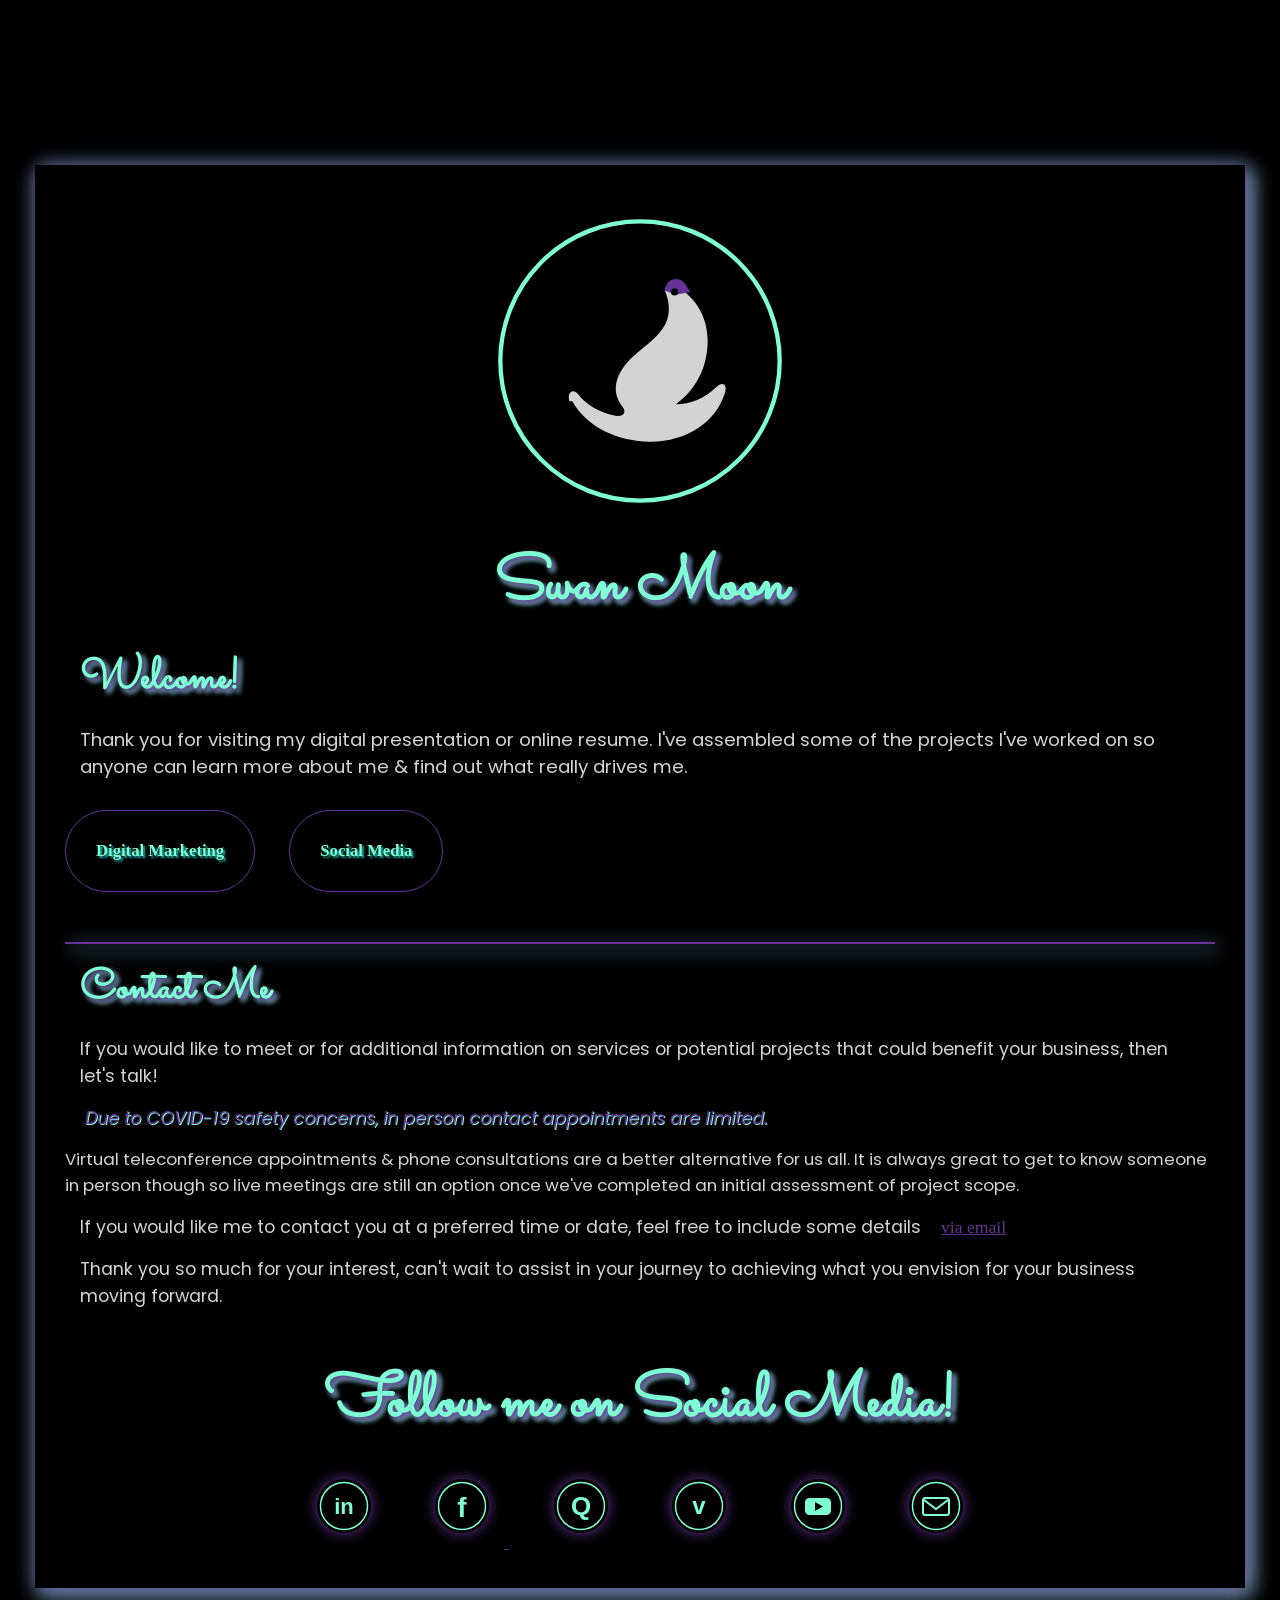
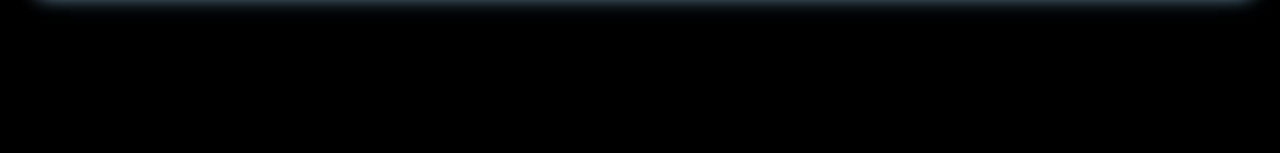
<file: Digital Resume.html>
<!DOCTYPE html>
<html>

<head>
  <meta charset="utf-8">
  <meta name="title" content="Swan Moon | @SwaniePrincess | KrnPrincess">
  <meta name="author" content="Swan Moon">
  <meta name="description"
    content="Swan Moon, IT professional with core focus in digital marketing, SEO & ecommerce product development. WELCOME potential client, B2B partner or employer!">
  <meta name="keywords" content="SwaniePrincess, SEO, Portfolio, Professional Resume, crypto">
  <meta name="viewport" content="width=device-width, initial-scale=1">

  <title>Swan Moon @SwaniePrincess</title>
  <link rel="preconnect" href="https://fonts.googleapis.com">
  <link rel="preconnect" href="https://fonts.gstatic.com" crossorigin>
  <link href="https://fonts.googleapis.com/css2?family=Poppins:wght@300&family=Sacramento&display=swap"
    rel="stylesheet">
  <link rel="icon"
    href="assets/greyswan.svg"
    type="image/svg+xml">

  <style>
    * {
      box-sizing: border-box
    }

    * {
      font-family: 'Poppins', Century Gothic, 'URW Gothic L', sans-serif;
    }

    *,
    *:before,
    *:after {
      box-sizing: inherit;
      margin: 15px;
    }

    body {
      color: lightgray;
	  font-family:Century Gothic;
	  font-weight: thin;
      border: none;
      background-color: black;
      font-size: 1.05em;
      padding: 20px 15px;
      margin: 150px 20px;
	  box-shadow: 3px 3px 20px rebeccapurple, 5px 5px 20px aquamarine;
    }

    h1 {
      font-family: 'Sacramento';
      font-weight: thin;
      font-size:3.5em;
      text-align: center;
      color: aquamarine;
      text-shadow: 3px 3px 5px rebeccapurple, 3.5px 3.5px 5px aquamarine;
      page-break-after: left;
    }

    h2 {
      font-family: 'Sacramento';
      font-weight: thin;
      font-size: 2.5em;
      text-align: justify;
      color: aquamarine;
      text-shadow: 3px 3px 5px rebeccapurple, 3.5px 3.5px 5px aquamarine;
      page-break-after: left;
    }

    h3 {
      font-family: century gothic;
      font-weight: thin;
      font-size: 1.25em;
      text-align: center;
      color: aquamarine;
      text-shadow: 2px 2px 2px lightseagreen;
      page-break-after: left;
      float: center;
    }

    p {
      text-align: initial;
	  font-size: 1.05em;
    }

    p.indent {
      margin: 15px;
      color: rebeccapurple;
      font-style: italic;
      text-shadow: 1px 1px aquamarine;
      white-space: pre-wrap;
    }

    hr {
      color: rebeccapurple;
      border: solid;
   box-shadow: 3px 3px 20px rebeccapurple, 5px 5px 20px aquamarine;
      border-width: .1px;
    }
	a:link {
		color: rebeccapurple;
		font-family: century gothic;
		}

	a:visited {
		color: lightseagreen;
		font-family: inherit;
	}

	a:hover {
		color: lightseagreen;
		font-family: inherit;
	}
    img {
      border: none;
      border-radius: 50%;
      border-width: thin;
      border-color: none;
	  padding:2px;

    }

    .text-block {

      text-align: center;
	  font-family: century Gothic;
	  	  font-size:1.05em;
    }

    .text-block a img {
      box-shadow: 0 0 14px rebeccapurple;
    }

    .accordion {
      background-color: black;
	  font-family:century gothic;
      color: white;
      text-shadow: .5px.5px aquamarine;
      cursor: pointer;
      padding: 15px;
      margin: 15px;
      width: auto;
      border: 1.5px solid rebeccapurple;
      border-radius: 50px;
      box-sizing: border-box;
      text-align: justify;
      outline: none;
      transition: 0.4s;
	  float:center;
    }

    .active,
    .accordion:hover {
      background-color: black;
	  font-family: century Gothic;
      color: white;
      padding: 15px;
      text-shadow: .5px.5px rebeccapurple;
      box-shadow: 3px 3px 20px rebeccapurple, 5px 5px 20px aquamarine;
    }

    .panel {
      padding: 10px 5px;
	  width:55%;
	  font-family: century gothic;
      margin: 10px 5px;
      border: solid;
	  float: right;
      border-top-color: rebeccapurple;
      border-left-color: rebeccapurple;
      border-right-color: aquamarine;
      border-bottom-color: aquamarine;
      border-width: .1px;
      display: none;
      background-color: none;
      overflow: hidden;
    }



  </style>
</head>

<body>
  <div class="text-block"><img style="width: 25%" src="assets/greyswan.svg" alt="Swan Moon logo">
    <h1>
      Swan Moon
    </h1>


    <h2>Welcome!</h2>
	
    <p>Thank you for visiting my digital presentation or online resume. I've assembled some of the projects I've worked
      on
      so anyone can learn more about me & find out what really drives me.</p>
  </div>
  <button class="accordion"><h3>Digital Marketing </h3></button>
  <div class="panel"><h3>Creating Captivating Content</h3>
    <p class="indent">“Content is King.” - Bill Gates</p>
    <p> Content is so essential to individualize your brand & set your product or service above the competitors. I love
      to
      build a brand from the ground up.
      I always try to engage with original diverse content that demonstrates functional purpose & solves a need. I am a
      white hat SEO strategist from my approach to prioritization of work.
      Page authority does not happen overnight & it especially doesn't if you don't have an xml site map to crawl.
      From social media networking to website metadata, if you aren't where you want to be in your respective
      industry...
      I can definitely get you closer to it. If you would like to promote your business, feel free to reach out!</p>
  </div>
  <button class="accordion"><h3>Social Media</h3></button>
  <div class="panel">
<h3>Engagement ~ Following ~ Networking</h3>
    <p> Social Media Marketing is overwhelming with dozens of different ways to reach people, forgetting to routinely
      post
      or leave a like happens to everyone. Each platform is unique to its user base with preferences
      specifically catered to each group. Even if you don't post selfies or stay up to date with your neighbor's status
      feeds, doesn't mean you can't build a brand online. Start small, build a foundation of followers
      & then watch your business digital presence evolve. Repeat business & brand loyalty is gained through an
      emotional
      connection to the service or product you provide & engagement allows people to see the true nature of your
      business. SMM is definitely key to customer acquisition & increased reach through word of mouth. Make sure you
      check
      me out down below & follow me on any of the platforms you are already utilizing! Subscriptions, follows & likes
      much
      appreciated!
    </p>
  </div>
  <br>
<br>
  <hr>
<div>
  <h2>Contact Me</h2>
  <p> If you would like to meet or for additional information on services or potential projects that could benefit your business, then let's
    talk! <p class="indent"> Due to COVID-19 safety concerns, in person contact appointments are limited.</P> Virtual
    teleconference appointments & phone consultations are a better alternative for us all. It is always
    great to
    get to know someone in person though so live meetings are still an option once we've completed an
    initial
    assessment of project scope.</p>
  <p>If you would like me to contact you at a preferred time or date, feel free to include some details <A href="mailto:swanmoon@gmail.com">via email</A>
  </p>

  <p> Thank you so much for your interest, can't wait to assist in your journey to achieving what you envision
    for your business moving forward.</p></div>
	<br>
	
  <div class="text-block">
    <h1>Follow me on Social Media!</h1>
    <a href="https://www.linkedin.com/in/SwanMoon" target="_blank"> <img src="assets/linkedin.svg" alt="LinkedIn"
        width="50px"></a>

    <a href="https://www.facebook.com/swan.moon/" target="_blank"><img
        src="assets/fb.svg" alt="Facebook" width="50px">
    </a>
    <a href="https://www.quora.com/swanieprincess" target="_blank"> <img class="social"
        src="assets/quora.svg" alt="Quora" width="50px"></a>
    <a href="https://vero.co/swanieprincess" target="_blank"> <img class="social"
        src="assets/vero.svg" alt="Vero" width="50px"></a>
    <a href="https://www.youtube.com/c/SwanMoon" target="_blank"> <img
        src="assets/youtube.svg" alt="YouTube" width="50px"></a>



    <a href="mailto:swanmoon@gmail.com"><img
        src="assets/email.svg" alt="Email Contact"
        width="50px"></a>
  </div>
</body>
<script>
  var acc = document.getElementsByClassName("accordion");
  var i;

  for (i = 0; i < acc.length; i++) {
    acc[i].addEventListener("click", function () {
      this.classList.toggle("active");
      var panel = this.nextElementSibling;
      if (panel.style.display === "block") {
        panel.style.display = "none";
      } else {
        panel.style.display = "block";
      }
    });
  }
</script>

</html>
</file>
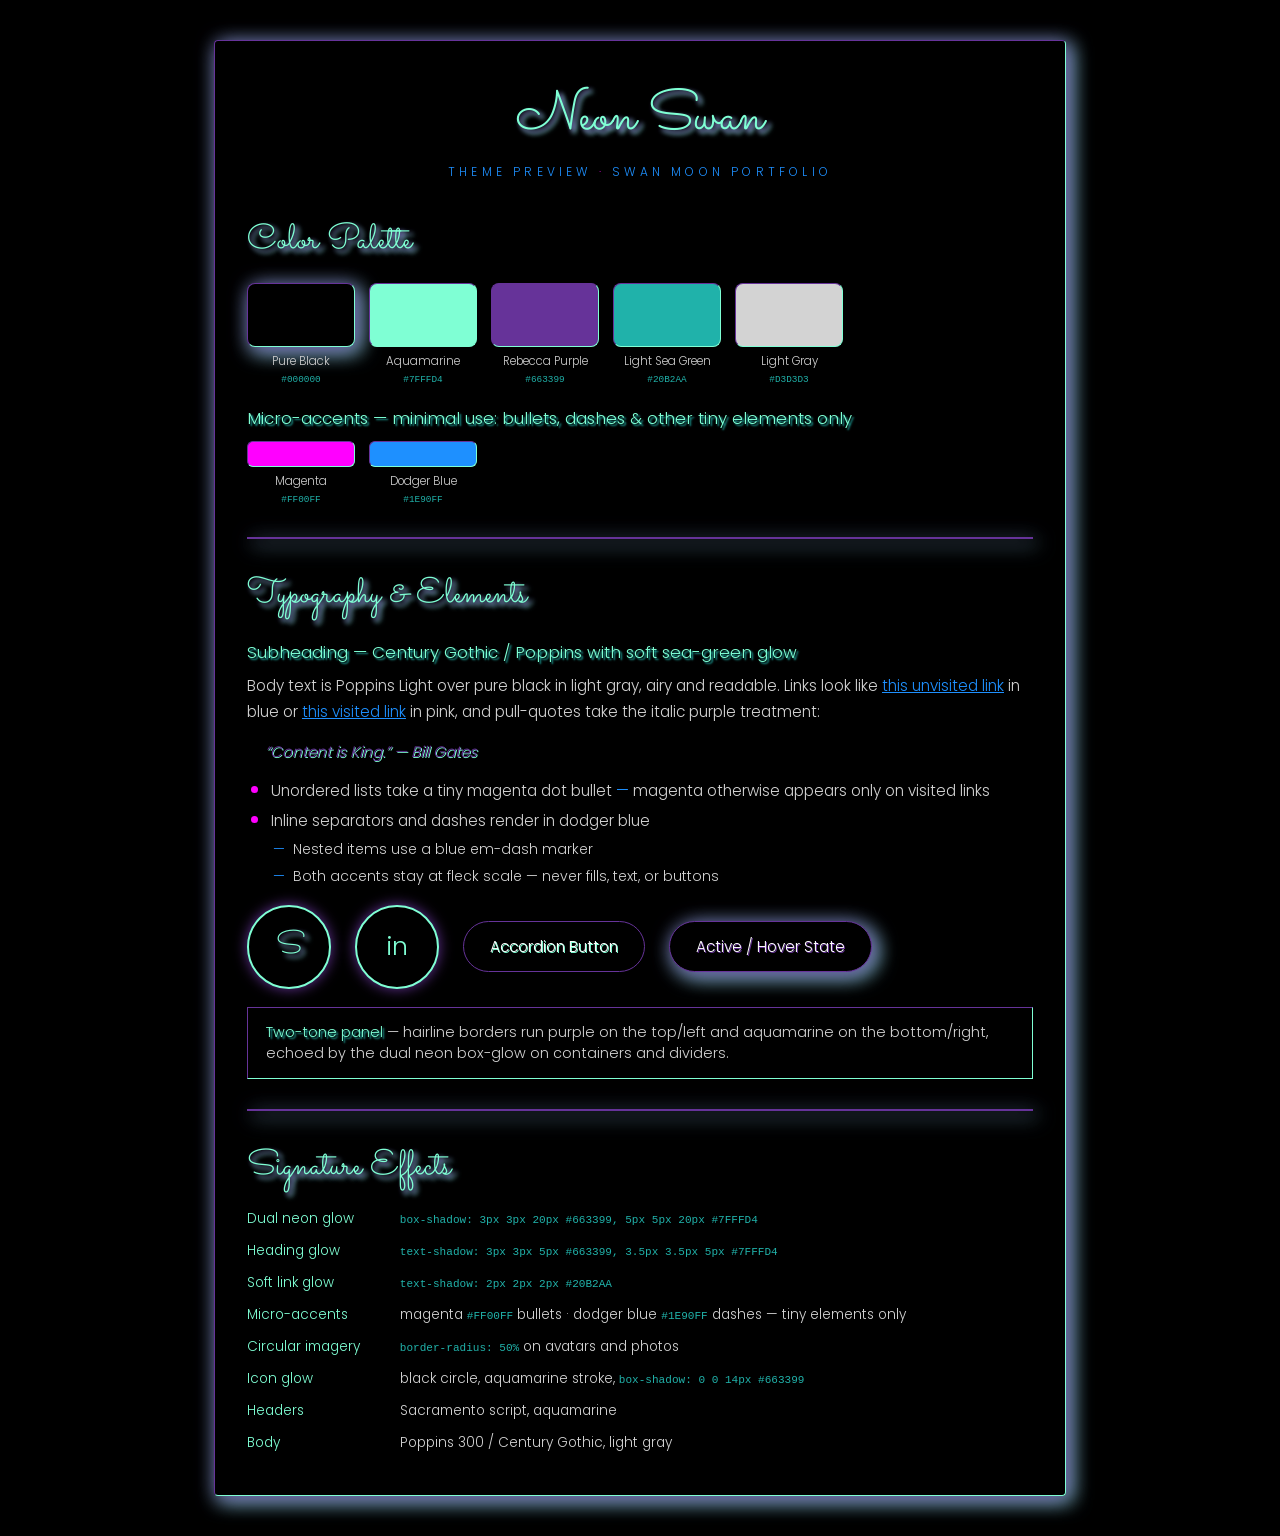
<file: theme/neon-swan-preview.html>
<!DOCTYPE html>
<html lang="en">
<head>
<meta charset="utf-8">
<meta name="viewport" content="width=device-width, initial-scale=1">
<title>Neon Swan — Theme Preview</title>
<style>
  @font-face {
    font-family: 'Sacramento';
    font-style: normal;
    font-weight: 400;
    src: url([data-uri]) format('woff2');
  }
  @font-face {
    font-family: 'Poppins';
    font-style: normal;
    font-weight: 300;
    src: url([data-uri]) format('woff2');
  }
  :root {
    --black: #000000;
    --aquamarine: #7FFFD4;
    --rebecca-purple: #663399;
    --light-sea-green: #20B2AA;
    --light-gray: #D3D3D3;
    --white: #FFFFFF;
    --magenta: #FF00FF;
    --glow-icon: 0 0 14px var(--rebecca-purple);
    --dodger-blue: #1E90FF;
    --glow-box: 3px 3px 20px var(--rebecca-purple), 5px 5px 20px var(--aquamarine);
    --glow-heading: 3px 3px 5px var(--rebecca-purple), 3.5px 3.5px 5px var(--aquamarine);
    --glow-soft: 2px 2px 2px var(--light-sea-green);
    --font-script: 'Sacramento', cursive;
    --font-body: 'Poppins', 'Century Gothic', 'URW Gothic L', sans-serif;
  }
  * { box-sizing: border-box; margin: 0; padding: 0; }
  body {
    background: var(--black);
    color: var(--light-gray);
    font-family: var(--font-body);
    font-weight: 300;
    padding: 40px 24px;
    max-width: 900px;
    margin: 0 auto;
  }
  .frame {
    border: solid .5px;
    border-color: var(--rebecca-purple) var(--aquamarine) var(--aquamarine) var(--rebecca-purple);
    box-shadow: var(--glow-box);
    padding: 36px 32px;
    border-radius: 4px;
  }
  h1 {
    font-family: var(--font-script);
    font-weight: 400;
    font-size: 3.5em;
    text-align: center;
    color: var(--aquamarine);
    text-shadow: var(--glow-heading);
  }
  .subtitle { text-align: center; color: var(--dodger-blue); letter-spacing: .35em; text-transform: uppercase; font-size: .75em; margin: 4px 0 34px; }
  h2 {
    font-family: var(--font-script);
    font-weight: 400;
    font-size: 2.2em;
    color: var(--aquamarine);
    text-shadow: var(--glow-heading);
    margin: 30px 0 10px;
  }
  h3 {
    font-size: 1.05em;
    color: var(--aquamarine);
    text-shadow: var(--glow-soft);
    margin: 18px 0 8px;
    font-weight: 400;
  }
  p { font-size: .95em; line-height: 1.7; margin-bottom: 10px; }
  .callout {
    color: var(--rebecca-purple);
    font-style: italic;
    text-shadow: 1px 1px var(--aquamarine);
    margin: 14px 0 14px 18px;
  }
  a { color: var(--dodger-blue); }
  a:visited { color: var(--magenta); }
  a:hover { color: var(--light-sea-green); }
  hr {
    border: solid .5px var(--rebecca-purple);
    box-shadow: var(--glow-box);
    margin: 30px 0;
  }
  .swatches { display: flex; flex-wrap: wrap; gap: 14px; margin: 16px 0 6px; }
  .swatch { text-align: center; font-size: .72em; width: 108px; }
  .chip {
    height: 64px; border-radius: 8px; margin-bottom: 6px;
    border: solid .5px;
    border-color: var(--rebecca-purple) var(--aquamarine) var(--aquamarine) var(--rebecca-purple);
  }
  .chip.glow { box-shadow: var(--glow-box); }
  .code { color: var(--light-sea-green); font-family: monospace; }
  .row { display: flex; flex-wrap: wrap; gap: 24px; align-items: center; margin: 18px 0; }
  button.neon {
    background: var(--black); color: var(--white); font-family: var(--font-body);
    text-shadow: .5px .5px var(--aquamarine);
    border: 1.5px solid var(--rebecca-purple); border-radius: 999px;
    padding: 13px 26px; cursor: pointer; font-size: .95em; transition: .4s;
  }
  button.neon:hover, button.neon.active {
    background: var(--black);
    text-shadow: .5px .5px var(--rebecca-purple);
    box-shadow: var(--glow-box);
  }
  .avatar {
    width: 84px; height: 84px; border-radius: 50%;
    background: var(--black);
    border: 2px solid var(--aquamarine);
    box-shadow: var(--glow-icon);
    display: flex; align-items: center; justify-content: center;
    font-family: var(--font-script); font-size: 2em; color: var(--aquamarine);
    text-shadow: var(--glow-heading);
  }
  .panel {
    border: solid .5px;
    border-color: var(--rebecca-purple) var(--aquamarine) var(--aquamarine) var(--rebecca-purple);
    padding: 14px 18px; margin-top: 10px; font-size: .9em;
  }
  table { border-collapse: collapse; font-size: .85em; margin-top: 10px; width: 100%; }
  td { padding: 6px 12px 6px 0; vertical-align: top; }
  td.k { color: var(--aquamarine); white-space: nowrap; }
  .mini-swatches { display: flex; gap: 14px; margin: 10px 0 4px; align-items: flex-end; }
  .mini { text-align: center; font-size: .72em; width: 108px; }
  .mini .dotchip { height: 26px; border-radius: 6px; margin-bottom: 6px;
    border: solid .5px;
    border-color: var(--rebecca-purple) var(--aquamarine) var(--aquamarine) var(--rebecca-purple); }
  ul.accent { list-style: none; margin: 12px 0 4px 4px; }
  ul.accent > li { padding-left: 20px; position: relative; margin-bottom: 7px; font-size: .95em; }
  ul.accent > li::before { content: ''; position: absolute; left: 0; top: .52em;
    width: 7px; height: 7px; border-radius: 50%; background: var(--magenta); }
  ul.accent ul { list-style: none; margin: 7px 0 0 2px; }
  ul.accent ul li { padding-left: 20px; position: relative; margin-bottom: 6px; font-size: .92em; }
  ul.accent ul li::before { content: '\2014'; position: absolute; left: 0; color: var(--dodger-blue); }
  .inline-dash { color: var(--dodger-blue); }
</style>
</head>
<body>
  <div class="frame">
    <h1>Neon Swan</h1>
    <div class="subtitle">Theme Preview <span style="color: var(--magenta)">&middot;</span> Swan Moon Portfolio</div>

    <h2>Color Palette</h2>
    <div class="swatches">
      <div class="swatch"><div class="chip glow" style="background:#000000"></div>Pure Black<br><span class="code">#000000</span></div>
      <div class="swatch"><div class="chip" style="background:#7FFFD4"></div>Aquamarine<br><span class="code">#7FFFD4</span></div>
      <div class="swatch"><div class="chip" style="background:#663399"></div>Rebecca Purple<br><span class="code">#663399</span></div>
      <div class="swatch"><div class="chip" style="background:#20B2AA"></div>Light Sea Green<br><span class="code">#20B2AA</span></div>
      <div class="swatch"><div class="chip" style="background:#D3D3D3"></div>Light Gray<br><span class="code">#D3D3D3</span></div>
    </div>

    <h3>Micro-accents — minimal use: bullets, dashes &amp; other tiny elements only</h3>
    <div class="mini-swatches">
      <div class="mini"><div class="dotchip" style="background:#FF00FF"></div>Magenta<br><span class="code">#FF00FF</span></div>
      <div class="mini"><div class="dotchip" style="background:#1E90FF"></div>Dodger Blue<br><span class="code">#1E90FF</span></div>
    </div>

    <hr>

    <h2>Typography &amp; Elements</h2>
    <h3>Subheading — Century Gothic / Poppins with soft sea-green glow</h3>
    <p>Body text is Poppins Light over pure black in light gray, airy and readable. Links look like
      <a href="#">this unvisited link</a> in blue or <a href="https://www.example.com/visited-demo">this visited link</a> in pink, and pull-quotes take the italic purple treatment:</p>
    <p class="callout">&ldquo;Content is King.&rdquo; — Bill Gates</p>

    <ul class="accent">
      <li>Unordered lists take a tiny magenta dot bullet <span class="inline-dash">&mdash;</span> magenta otherwise appears only on visited links</li>
      <li>Inline separators and dashes render in dodger blue
        <ul>
          <li>Nested items use a blue em-dash marker</li>
          <li>Both accents stay at fleck scale &mdash; never fills, text, or buttons</li>
        </ul>
      </li>
    </ul>

    <div class="row">
      <div class="avatar">S</div>
      <div class="avatar" style="font-family: var(--font-body); font-size: 1.6em; text-shadow: none;">in</div>
      <button class="neon">Accordion Button</button>
      <button class="neon active">Active / Hover State</button>
    </div>

    <div class="panel">
      <strong style="color:var(--aquamarine); text-shadow: var(--glow-soft); font-weight:400;">Two-tone panel</strong> —
      hairline borders run purple on the top/left and aquamarine on the bottom/right, echoed by the dual
      neon box-glow on containers and dividers.
    </div>

    <hr>

    <h2>Signature Effects</h2>
    <table>
      <tr><td class="k">Dual neon glow</td><td><span class="code">box-shadow: 3px 3px 20px #663399, 5px 5px 20px #7FFFD4</span></td></tr>
      <tr><td class="k">Heading glow</td><td><span class="code">text-shadow: 3px 3px 5px #663399, 3.5px 3.5px 5px #7FFFD4</span></td></tr>
      <tr><td class="k">Soft link glow</td><td><span class="code">text-shadow: 2px 2px 2px #20B2AA</span></td></tr>
      <tr><td class="k">Micro-accents</td><td>magenta <span class="code">#FF00FF</span> bullets &middot; dodger blue <span class="code">#1E90FF</span> dashes &mdash; tiny elements only</td></tr>
      <tr><td class="k">Circular imagery</td><td><span class="code">border-radius: 50%</span> on avatars and photos</td></tr>
      <tr><td class="k">Icon glow</td><td>black circle, aquamarine stroke, <span class="code">box-shadow: 0 0 14px #663399</span></td></tr>
      <tr><td class="k">Headers</td><td>Sacramento script, aquamarine</td></tr>
      <tr><td class="k">Body</td><td>Poppins 300 / Century Gothic, light gray</td></tr>
    </table>
  </div>
</body>
</html>
</file>
